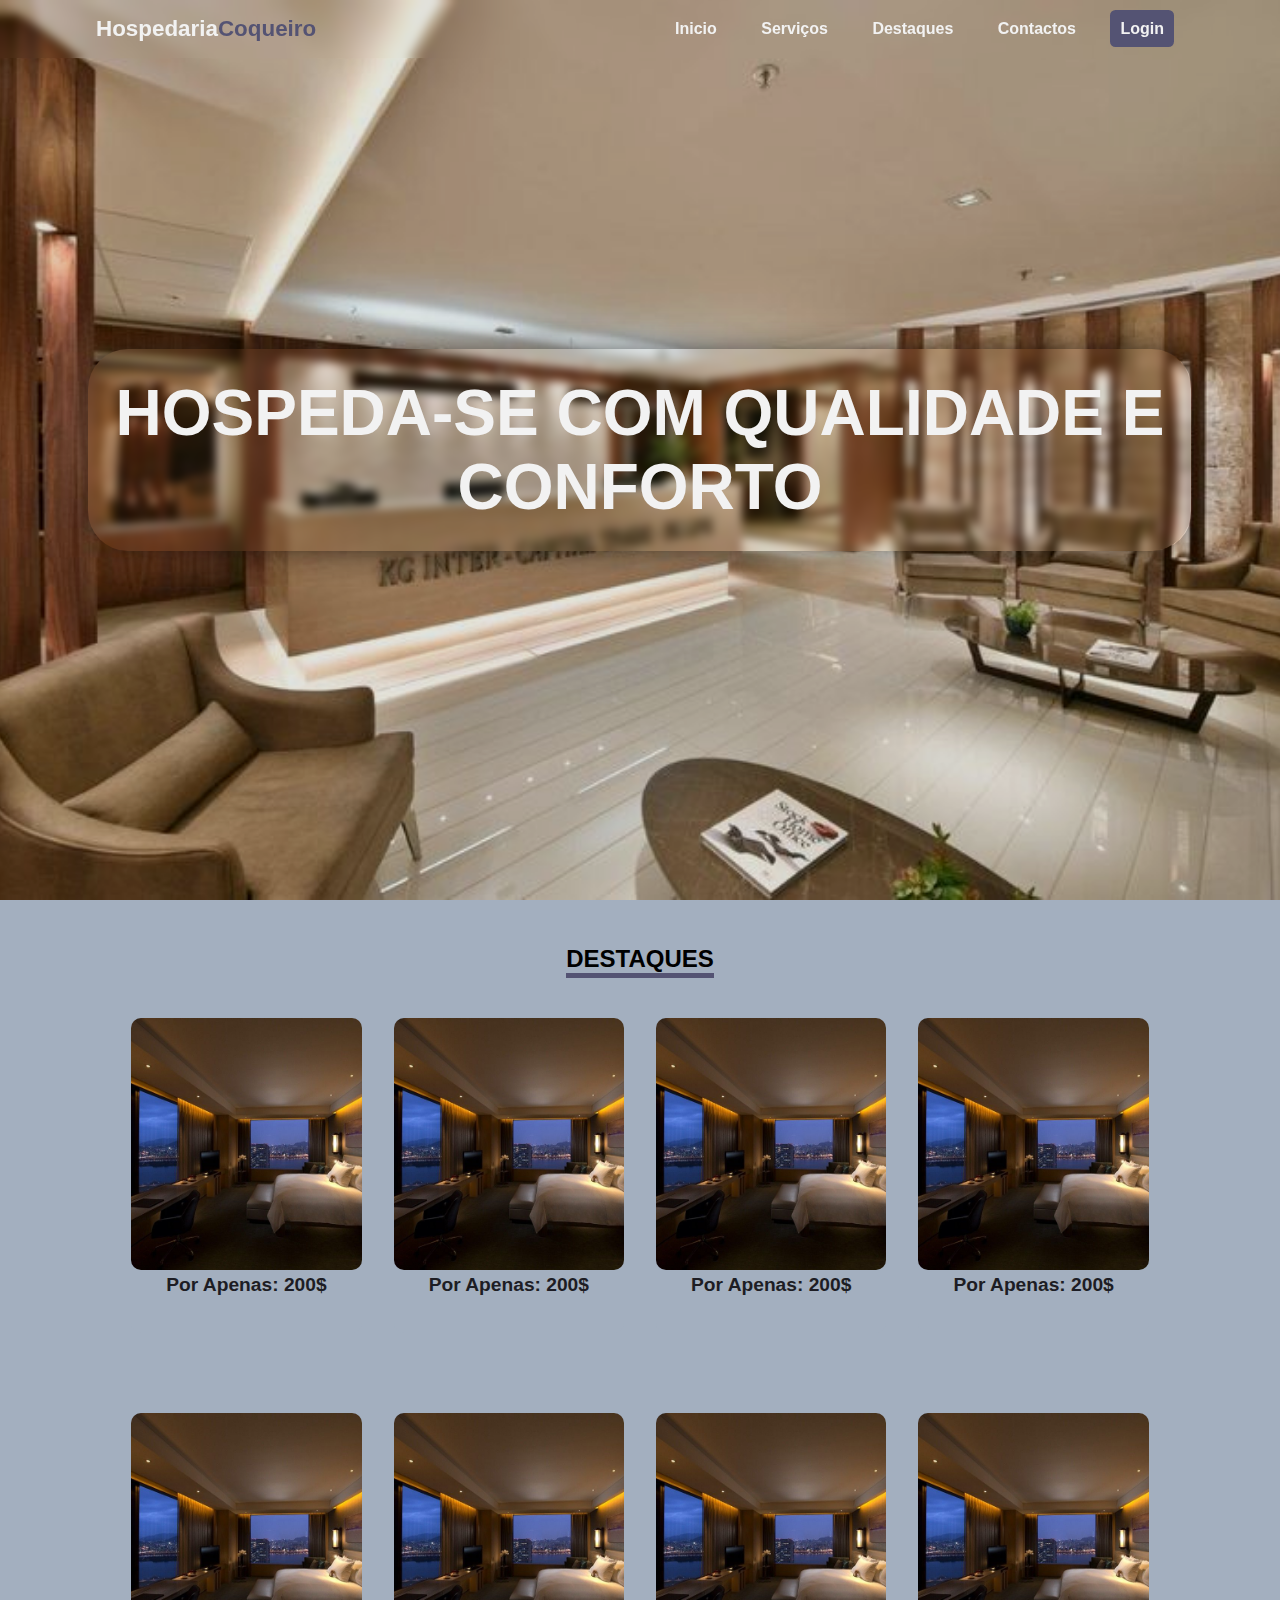
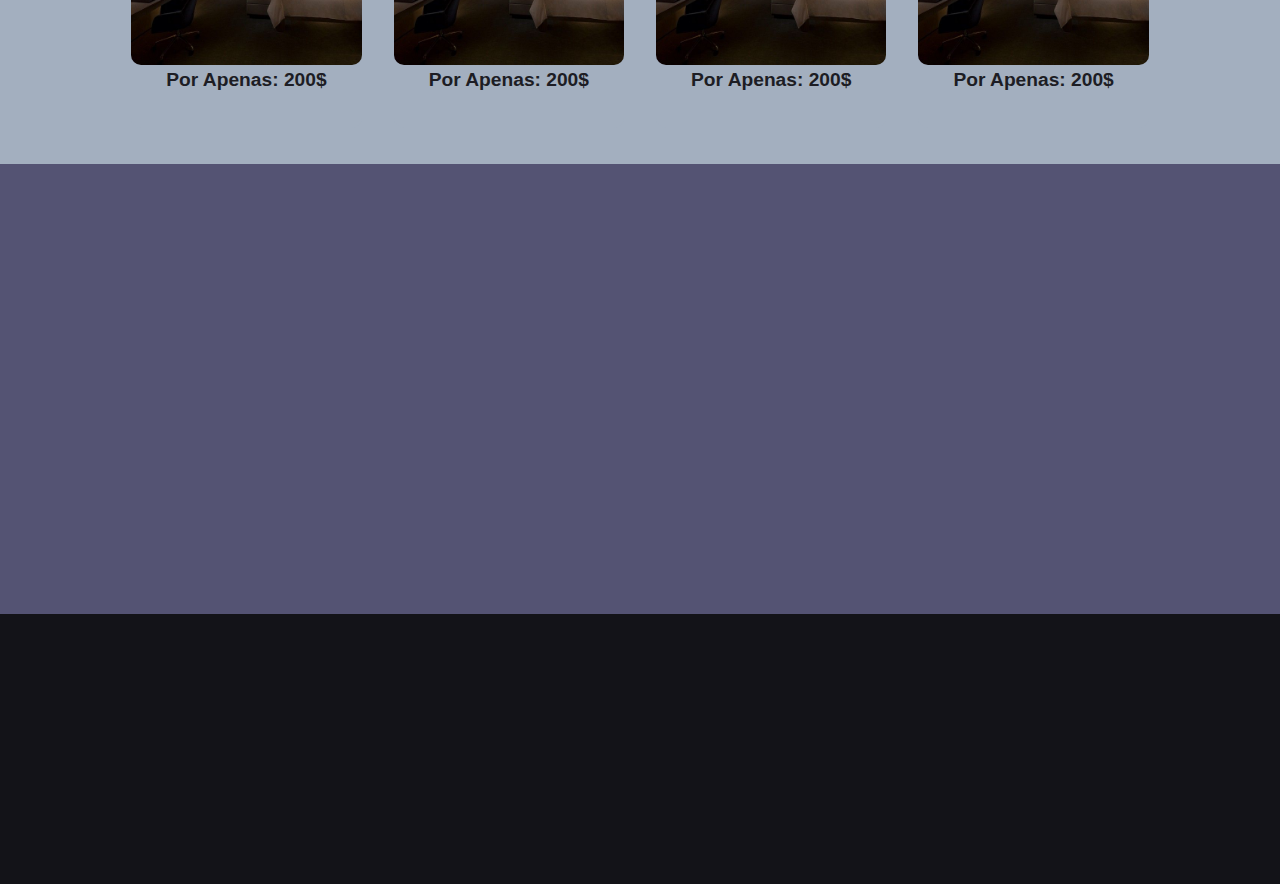
<file: aparencia/index.html>
<!DOCTYPE html>
<html lang="pt-pt">
<head>
    <meta charset="UTF-8">
    <meta name="viewport" content="width=device-width, initial-scale=1.0">
    <title>Loyout</title>
    <link rel="stylesheet" href="estilos.css">

</head>
<body>
    <header class="container">
        <div class="logo">
            <p>Hospedaria<span>Coqueiro</span></p>
        </div>
      <nav>
        <a href="#">Inicio</a>
        <a href="#">Serviços</a>
        <a href="#destaques">Destaques</a>
        <a href="#">Contactos</a>
        <a href="#" class="login">Login</a>
        
      </nav>
    
    </header>
    <main>
        <section class="tema">
            <div class="transpa">
            <h1>HOSPEDA-SE COM QUALIDADE E <br> CONFORTO</h1>
        </div>
        </section>

        <section class="destaques" id="destaques">
            <h2>DESTAQUES</h2>
            <div class="destacados">
            <div class="quartos">
                <img src="img/download (1).jpg" alt="">
                <legend>Por Apenas: 200$</legend>
            </div>
            <div class="quartos">
                <img src="img/download (1).jpg" alt="">
                <legend>Por Apenas: 200$</legend>
            </div>
            <div class="quartos">
                <img src="img/download (1).jpg" alt="">
                <legend>Por Apenas: 200$</legend>
            </div>
            <div class="quartos">
                <img src="img/download (1).jpg" alt="">
                <legend>Por Apenas: 200$</legend>
            </div>
            </div>

            <div class="destacados">
                <div class="quartos">
                <img src="img/download (1).jpg" alt="">
                <legend>Por Apenas: 200$</legend>
                </div>
                <div class="quartos">
                <img src="img/download (1).jpg" alt="">
                <legend>Por Apenas: 200$</legend>
                </div>
                <div class="quartos">
                <img src="img/download (1).jpg" alt="">
                <legend>Por Apenas: 200$</legend>
                </div>
                <div class="quartos">
                <img src="img/download (1).jpg" alt="">
                <legend>Por Apenas: 200$</legend>
                </div>
            </div>
        </section>

        <section class="news-latter">
           
        </section>
    </main>
    <footer>
       
    </footer>
    
</body>
</html>
</file>
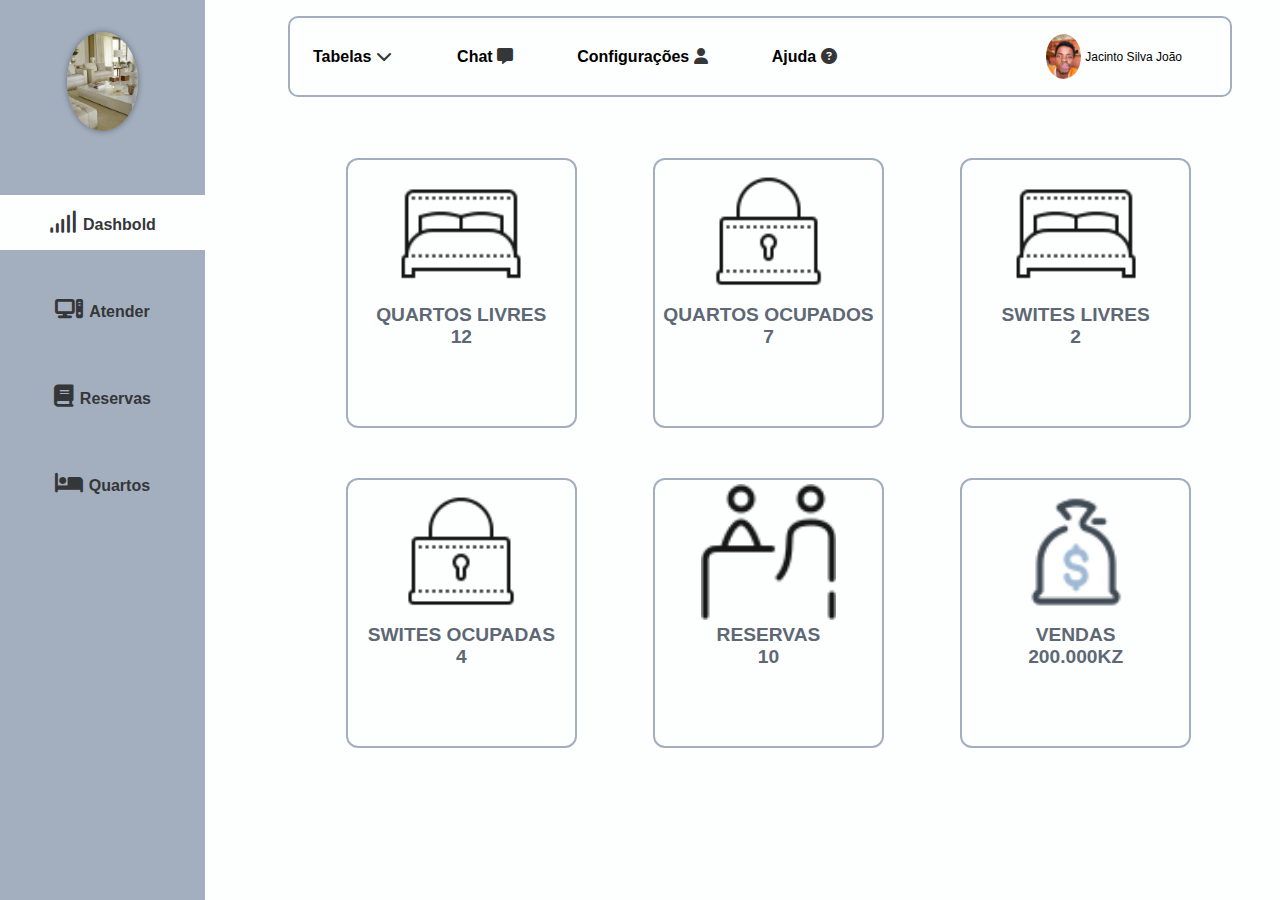
<file: admin.html>
<!DOCTYPE html>
<html lang="pt-BR">

<head>
    <meta charset="UTF-8">
    <meta name="viewport" content="width=device-width, initial-scale=1.0">
    <link rel="stylesheet" href="icons/css/all.css">
    <link rel="stylesheet" href="estilos.css">
    <link rel="shortcut icon" href="hotel_48px.png" type="image/x-icon">
    <title>Home Page</title>
</head>

<body>

    <div class="opcoes">

        <div class="logo">

        </div>

        <div class="reference-opcoes">
            <ul>
                <li  class="clicado"><a href="admin.html"><i class="fa-solid fa-signal icon-left"></i>Dashbold</a></li>
                <li><a href="atendimentos.html"><i class="fa-solid fa-computer icon-left"></i>Atender</a></li>
                <li><a href="reservas.html"><i class="fa-solid fa-book icon-left"></i>Reservas</a></li>
                <li><a href="quartos.html"><i class="fa-solid fa-bed icon-left"></i>Quartos</a></li>
            </ul>
        </div>

    </div>

    <div class="conteodo">
        <div class="nav-bar">
            <ul>

                <div class="dropdown">

                    <li><a href="#" class="dropbtn">Tabelas<i class="fa-solid fa-chevron-down icon-right"></i></a></li>
                
                    <div class="dropdown-content">
                    <a href="#">Funcionarios</a>
                    <a href="#">Usuários</a>
                    <a href="#">Clientes</a>
                    <a href="#">Tipo De Quartos</a>
                    </div>
                  </div>

                <li class="opcoes-nav-bar"><a href="#">Chat<i class="fa-solid fa-message icon-right"></i></a></li>
                <li class="opcoes-nav-bar"><a href="#">Configurações<i class="fa-solid fa-user icon-right"></i></a></li>
                <li class="opcoes-nav-bar"><a href="#">Ajuda<i class="fa-solid fa-circle-question icon-right"></i></a>
                </li>
            </ul>

            <div class="div-perfil">
                <div class="perfil">

                </div>
                <p>Jacinto Silva João</p>
            </div>
        </div>
            <section>
                <div class="pai-destaques">
                    <div class="destaques">
                        <img src="img/bed_80px.png" alt="">
                        <P>Quartos Livres</P>
                        <span>12</span>
                    </div>
                    <div class="destaques">
                        <img src="img/lock_80px.png" alt="">
                        <p>Swites Ocupadas</p>
                        <span>4</span>
                    </div>
                </div>
                <div class="pai-destaques">
                    <div class="destaques">
                        <img src="img/lock_80px.png" alt="">
                        <p>Quartos Ocupados</p>
                        <span>7</span>
                    </div>
                    <div class="destaques">
                        <img src="img/reception_64px.png" alt="">
                        <p>Reservas</p>
                        <span>10</span>
                    </div>
                </div>
                <div class="pai-destaques">
                    <div class="destaques">
                        <img src="img/bed_80px.png" alt="">
                        <p>Swites Livres</p>
                        <span>2</span>
                    </div>
                    <div class="destaques">
                        <img src="img/money_bag_64px.png" alt="">
                        <p>Vendas</p>
                        <span>200.000kz</span>
                    </div>
                </div>
            </section>
        
    </div>
</body>

</html>
</file>
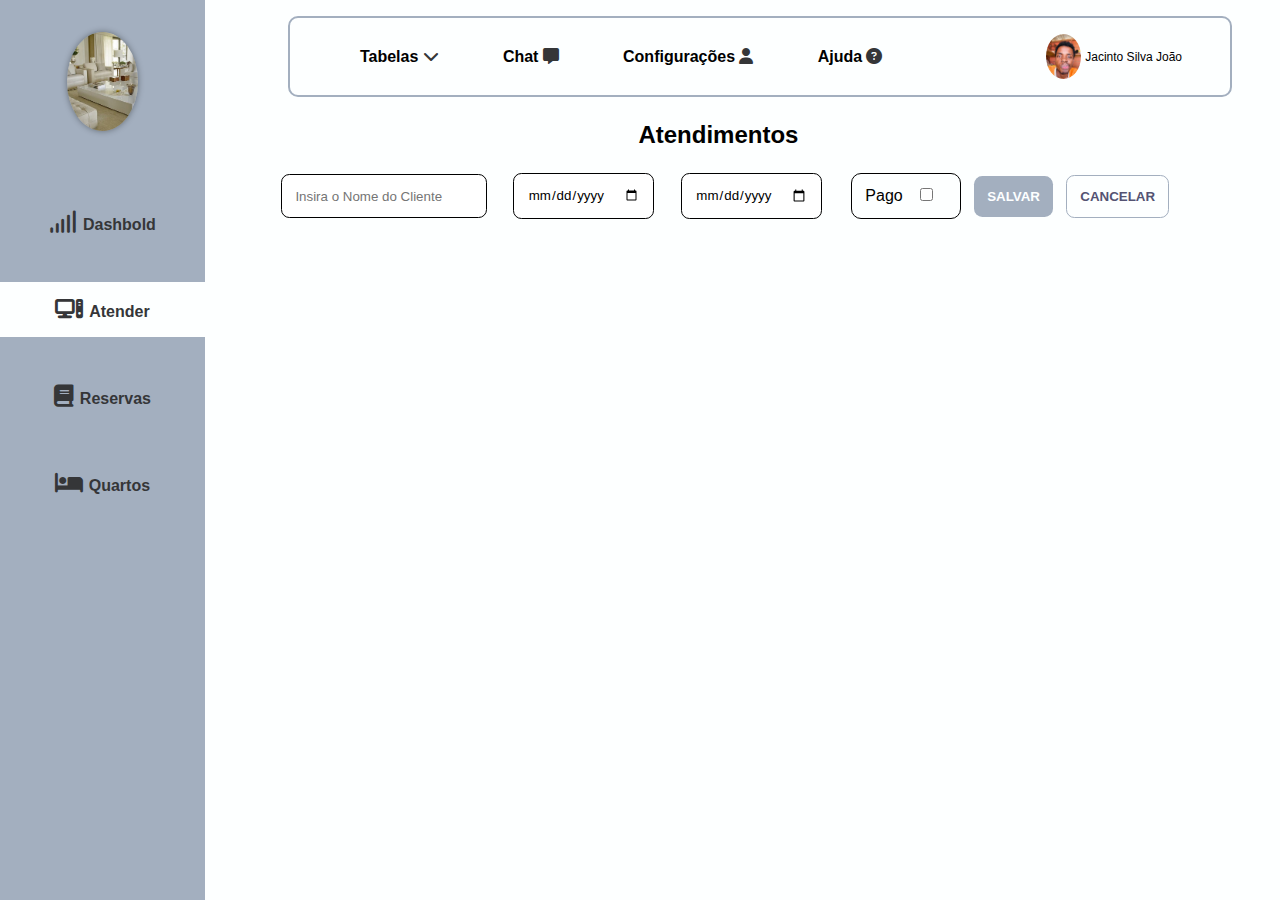
<file: atendimentos.html>
<!DOCTYPE html>
<html lang="pt-BR">

<head>
    <meta charset="UTF-8">
    <meta name="viewport" content="width=device-width, initial-scale=1.0">
    <link rel="stylesheet" href="icons/css/all.css">
    <link rel="shortcut icon" href="hotel_48px.png" type="image/x-icon">
    <link rel="stylesheet" href="estilos.css">
    <title>Home Page</title>
</head>

<body>

    <div class="opcoes">

        <div class="logo">

        </div>

        <div class="reference-opcoes">
            <ul>
                <li><a href="admin.html"><i class="fa-solid fa-signal icon-left"></i>Dashbold</a></li>
                <li class="clicado"><a href="atendimentos.html"><i
                            class="fa-solid fa-computer icon-left"></i>Atender</a></li>
                <li><a href="reservas.html"><i class="fa-solid fa-book icon-left"></i>Reservas</a></li>
                <li><a href="quartos.html"><i class="fa-solid fa-bed icon-left"></i>Quartos</a></li>
            </ul>
        </div>

    </div>

    <div class="conteodo">
        <div class="nav-bar">
            <ul>
                <li class="opcoes-nav-bar"><a href="#">Tabelas<i class="fa-solid fa-chevron-down icon-right"></i></a>
                </li>
                <li class="opcoes-nav-bar"><a href="#">Chat<i class="fa-solid fa-message icon-right"></i></a></li>
                <li class="opcoes-nav-bar"><a href="#">Configurações<i class="fa-solid fa-user icon-right"></i></a></li>
                <li class="opcoes-nav-bar"><a href="#">Ajuda<i class="fa-solid fa-circle-question icon-right"></i></a>
                </li>
            </ul>

            <div class="div-perfil">
                <div class="perfil">

                </div>
                <p>Jacinto Silva João</p>
            </div>
        </div>

        <div class="atendimentos">

            <h2>Atendimentos</h2>

            <form action="#">




                <input type="text" placeholder="Insira o Nome do Cliente">



                <input type="date" placeholder="Entrada">



                <input type="date" placeholder="Saída">

                    

                <fieldset>
                    <label>Pago</label>
                    <input type="checkbox" value="não">
                </fieldset>

                <button class="atender" type="submit">Salvar</button>

                <button class="cancelar">Cancelar</button>

            </form>
        </div>

    </div>
</body>

</html>
</file>
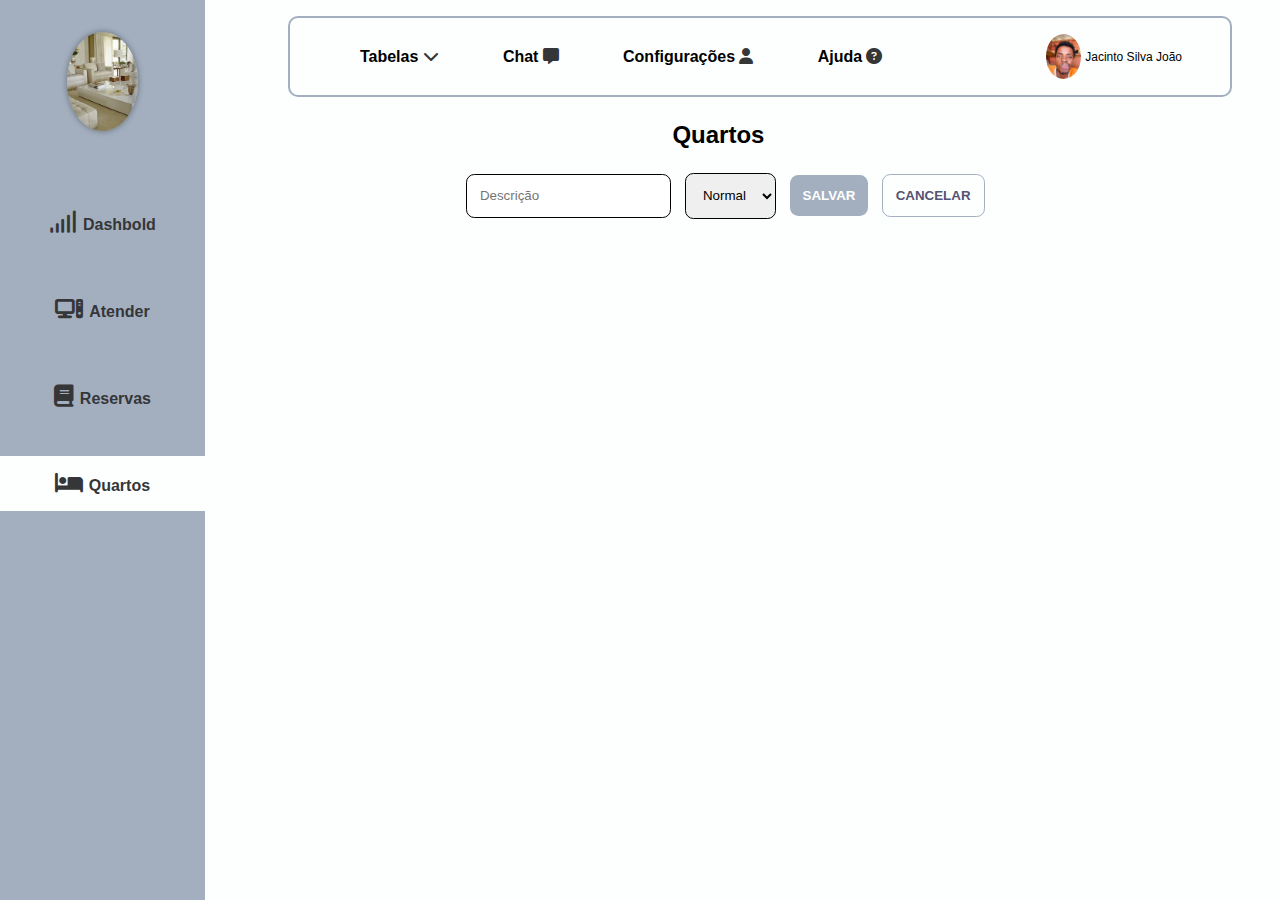
<file: quartos.html>
<!DOCTYPE html>
<html lang="pt-BR">

<head>
    <meta charset="UTF-8">
    <meta name="viewport" content="width=device-width, initial-scale=1.0">
    <link rel="stylesheet" href="icons/css/all.css">
    <link rel="shortcut icon" href="hotel_48px.png" type="image/x-icon">
    <link rel="stylesheet" href="estilos.css">
    <title>Home Page</title>
</head>

<body>

    <div class="opcoes">

        <div class="logo">

        </div>

        <div class="reference-opcoes">
            <ul>
                <li><a href="admin.html"><i class="fa-solid fa-signal icon-left"></i>Dashbold</a></li>
                <li><a href="atendimentos.html"><i class="fa-solid fa-computer icon-left"></i>Atender</a></li>
                <li><a href="reservas.html"><i class="fa-solid fa-book icon-left"></i>Reservas</a></li>
                <li class="clicado"><a href="quartos.html"><i class="fa-solid fa-bed icon-left"></i>Quartos</a></li>
            </ul>
        </div>

    </div>

    <div class="conteodo">
        <div class="nav-bar">
            <ul>
                <li class="opcoes-nav-bar"><a href="#">Tabelas<i class="fa-solid fa-chevron-down icon-right"></i></a>
                </li>
                <li class="opcoes-nav-bar"><a href="#">Chat<i class="fa-solid fa-message icon-right"></i></a></li>
                <li class="opcoes-nav-bar"><a href="#">Configurações<i class="fa-solid fa-user icon-right"></i></a></li>
                <li class="opcoes-nav-bar"><a href="#">Ajuda<i class="fa-solid fa-circle-question icon-right"></i></a>
                </li>
            </ul>

            <div class="div-perfil">
                <div class="perfil">

                </div>
                <p>Jacinto Silva João</p>
            </div>
        </div>
        <div class="atendimentos">

            <h2>Quartos</h2>

            <form action="#">




                <input type="text" placeholder="Descrição">


                <select name="" id="" class="tipo-quarto" title="Tipo de Quarto">
                    <option value="normal">Normal</option>
                    <option value="swite">Swite</option>
                </select>
                    

                <button class="atender" type="submit">Salvar</button>

                <button class="cancelar">Cancelar</button>

            </form>
        </div>

</body>

</html>
</file>
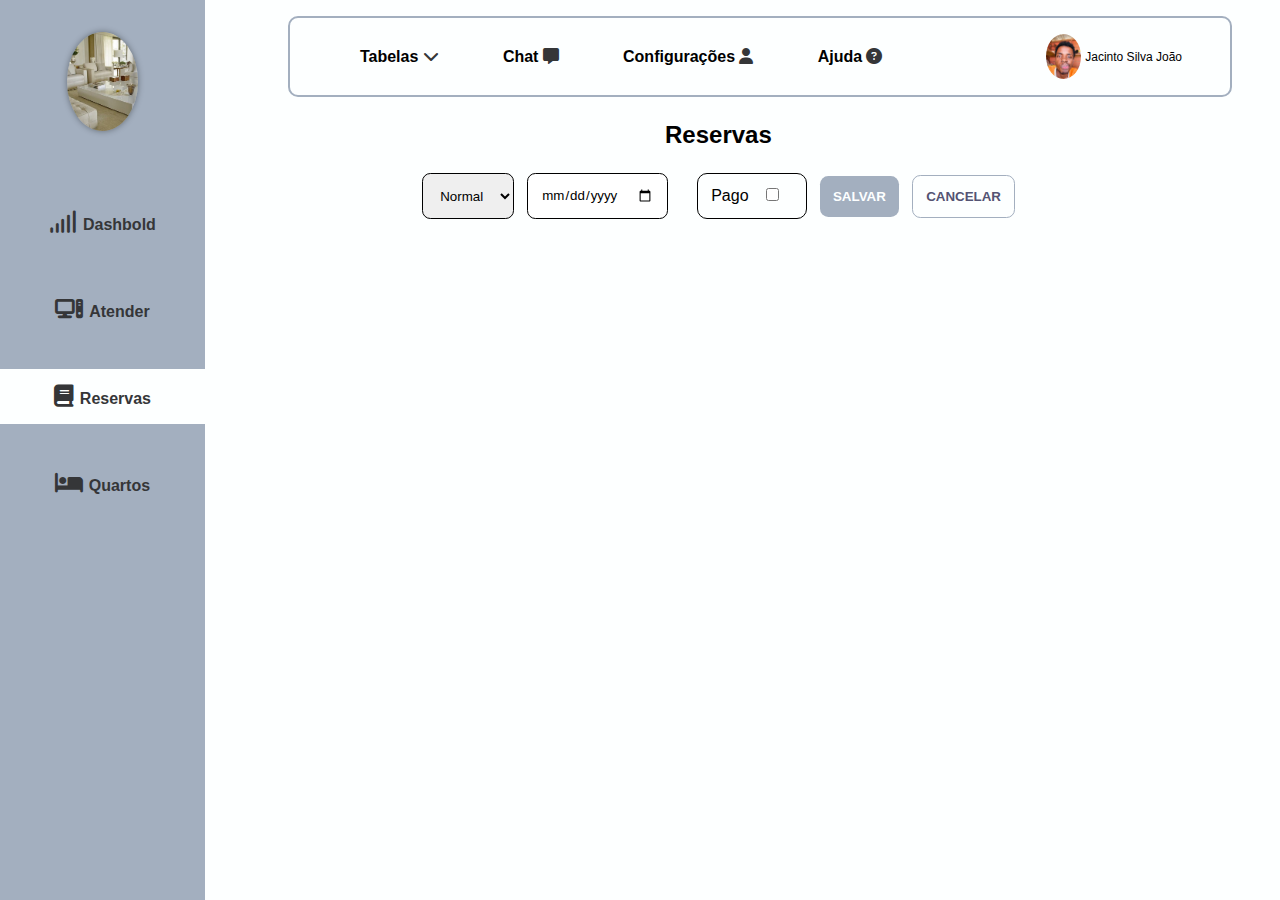
<file: reservas.html>
<!DOCTYPE html>
<html lang="pt-BR">

<head>
    <meta charset="UTF-8">
    <meta name="viewport" content="width=device-width, initial-scale=1.0">
    <link rel="stylesheet" href="icons/css/all.css">
    <link rel="shortcut icon" href="hotel_48px.png" type="image/x-icon">
    <link rel="stylesheet" href="estilos.css">
    <title>Home Page</title>
</head>

<body>

    <div class="opcoes">

        <div class="logo">

        </div>

        <div class="reference-opcoes">
            <ul>
                <li><a href="admin.html"><i class="fa-solid fa-signal icon-left"></i>Dashbold</a></li>
                <li><a href="atendimentos.html"><i class="fa-solid fa-computer icon-left"></i>Atender</a></li>
                <li class="clicado"><a href="reservas.html"><i class="fa-solid fa-book icon-left"></i>Reservas</a></li>
                <li><a href="quartos.html"><i class="fa-solid fa-bed icon-left"></i>Quartos</a></li>
            </ul>
        </div>

    </div>

    <div class="conteodo">
        <div class="nav-bar">
            <ul>
                <li class="opcoes-nav-bar"><a href="#">Tabelas<i class="fa-solid fa-chevron-down icon-right"></i></a>
                </li>
                <li class="opcoes-nav-bar"><a href="#">Chat<i class="fa-solid fa-message icon-right"></i></a></li>
                <li class="opcoes-nav-bar"><a href="#">Configurações<i class="fa-solid fa-user icon-right"></i></a></li>
                <li class="opcoes-nav-bar"><a href="#">Ajuda<i class="fa-solid fa-circle-question icon-right"></i></a>
                </li>
            </ul>

            <div class="div-perfil">
                <div class="perfil">

                </div>
                <p>Jacinto Silva João</p>
            </div>
        </div>
        <div class="atendimentos">

            <h2>Reservas</h2>

            <form action="#">




                <select name="" id="" class="tipo-quarto" title="Tipo de Quarto">
                    <option value="normal">Normal</option>
                    <option value="swite">Swite</option>
                </select>



                <input type="date" placeholder="Saída" title="Seleccionar Data">

                    

                <fieldset title="Pago/Não Pago">
                    <label>Pago</label>
                    <input type="checkbox" value="não">
                </fieldset>

                <button class="atender" type="submit">Salvar</button>

                <button class="cancelar">Cancelar</button>

            </form>
        </div>

</body>

</html>
</file>
<file: aparencia/estilos.css>
*{
    padding: 0;
    margin: 0;
    box-sizing: border-box;
    outline: none;
    border: 0;
    font-family: sans-serif;
    user-select: none;
    text-decoration: none;
}

:root{
    --cor1:#545373;
    --cor2:#6d86a6;
    --cor3:#a3afbf;
    --cor4:#f2f2f2;
    --cor5:#0d0d0d;
    --cor6:#fdffff;
}

.container{
    padding-left: 6em;
    padding-right: 6em;
    padding-top: 1em;
    padding-bottom: 1em;
}

body{
    font-size: 16px;
}

header{
    display: flex;
    justify-content: space-between;
    background-color: transparent;
    align-items: center;
    position: fixed;
    width: 100vw;
    backdrop-filter: blur(4px);
}

div.logo{
    background-image: url();
    background-position: center;
    background-size: cover;
    border-radius: 100%;
    font-size: 1.4em;
    font-weight: 700;
    color: var(--cor4);
    cursor: pointer;
}
span{
    color: var(--cor1);
    font-weight: 900;
}


a{
    margin: .625em;
    padding: .625em;
    color:var(--cor4);
    font-weight: 600;
}

a:hover{
    border-bottom: 2px solid var(--cor4);

}

a.login{
    background-color: var(--cor1);
    border-radius: .345em;
    color:var(--cor4);
}

section.tema{
    /* background-color: #7c4a1d; */
    background-image: url(img/Arquitetura\ &\ Decoração.jpg);
    width: 100vw;
    height: 100vh;
    background-position: center;
    background-repeat: no-repeat;
    background-size: cover;
    font-size: 2em;
    font-weight: 800;
    text-align: center;
}

div.transpa{
    background-color: #0000001c;
    width: 100vw;
    height: 100vh;
    display: flex;
    align-items: center;
    justify-content: center;
}

h1{
    background-color: #ffffff00;
    padding: .423em;
    color: var(--cor4);
    cursor: pointer;
    border-radius: .625em;
    backdrop-filter: blur(4px);
    box-shadow: 0 0 30px rgba(0, 0, 0, 0.582);
}

h2{
    border-bottom: 5px solid var(--cor1);
}


section.destaques{
    background-color:var(--cor3);
    width: 100vw;
    height: 96vh;
    display: flex;
    flex-direction: column;
    justify-content: center;
    align-items: center;
    padding-top: 3em;
}

div.destacados{
    margin: 1.5em;
    display: flex;
}

div.quartos{
    margin: 1em;
    background-color: var(--cor3);
    width: 18vw;
    height: 35vh;
    border-radius: .625em;
    cursor: pointer;
    text-align: center;
    font-weight: 600;
    color: #1d1d24;
    transition: all 2s ease;
}

div.quartos:hover{
    transform: scale(1.1);
}

section.news-latter{
    background-color: var(--cor1);
    width: 100vw;
    height: 50vh;
}

footer{
    background-color:#131318;
    height: 30vh;
    width: 100vw;
}

legend{
    font-size: 1.2em;
}

img{
    width: 18vw;
    height: 28vh;
    border-radius: .625em;
    background-size: cover;
    transition: all 1s ease;
}

img:hover{
    opacity: 0.8;
}
</file>
<file: estilos.css>
*{
    padding: 0;
    margin: 0;
    box-sizing: border-box;
    text-decoration: none;
    outline: none;
    border: 0;
    font-family: sans-serif;
    list-style: none;
    user-select: none;
}

:root{
    --cor1: #545373;
    --coo2: #6d86a6;
    --cor3: #a3afbf;
    --cor4: #f2f2f2;
    --cor5: #0d0d0d;
    --cor6: #fdffff;
    --tamanho-fonte: 16px;
}

body{
    font-size: var(--tamanho-fonte);
    background-color: var(--cor6);
}

.opcoes{
    background-color: var(--cor3);
    max-width: 30%;
    height: 100vh;
    float: left;
}

.conteodo{

    height: 100vh;
    background-color: var(--cor6);
    padding: 1em 3em 1em 0;
}

.nav-bar{
    max-width: 78%;
    border: 2px solid var(--cor3);
    margin-left: 18em;
    padding: 1em;
    border-radius: 10px;
    display: flex;
    justify-content: space-between;
    align-items: center;
}

div.logo{
    width: 35%;
    height: 11vh;
    margin: 2em auto;
    border-radius: 100%;
    box-shadow: 0 0 6px rgba(0, 0, 0, 0.384);
    background-image: url(img/00-07-27-sala-de-estar-casa-da-cris-branca.jpg);
    background-size: cover;
    background-position: center;
    cursor: pointer;
}

div.reference-opcoes{
    display: flex;
    justify-content: end;
}

div.reference-opcoes ul li{
    width: 16vw;
    margin-top: 2em;
    border-right: none;
    text-align: center;
}

div.reference-opcoes ul li a{
    color: #353638;
    font-weight: 600;
    display: block;
    padding: 1em 0 1em;
}


div.reference-opcoes ul li:hover{
    background-color: #717985;
}

div.reference-opcoes ul li.clicado{
    background-color: var(--cor6);
}

.nav-bar ul li.opcoes-nav-bar{
    display: inline-block;
    margin-left: 3em;
    color: var(--cor2);
}

.nav-bar ul li.opcoes-nav-bar a{
 color: inherit;
 padding: 0.37em;
 font-weight: 600;
}

.div-perfil{
    display: flex;
    justify-content: center;
    align-items: center;
    margin-right: 2em;
    cursor: pointer;  
}

.perfil{
    background-color: black;
    width: 2.2em;
    height: 5vh;
    border-radius: 100%;
    background-image: url(img/IMG-20230925-WA0006.jpg);
    background-size: cover;
    background-position: center;
}

.div-perfil p{
    margin-left: 0.375em;
    font-size: 0.75em;
    font-weight: 300;
}

.icon-left{
    margin-right: 0.27em;
    font-size: 1.4em;
    color: #353638;
}

.icon-right{
    margin-left: 0.27em;
    color: #353638;
}

section{
    width: 78%;
    margin-left: 18em;
    height: 76%;
    margin-top: .625em;
    display: flex;
    justify-content: center;
    flex-direction: row;
    align-items: center;
}

section.button{
    width: 78%;
    margin-left: 18em;
    height: 85%;
    margin-top: .625em;
    display: flex;
    justify-content: center;
    flex-direction: row;
    align-items: flex-end;
}

.pai-destaques{
    margin-top: 2em;
}

section div.destaques{
    border: 2px solid var(--cor3);
    width: 18vw;
    margin: 2.623em 2em;
    height: 30vh;
    border-radius: .625em;
    transition: all 1s ease;
    text-transform: uppercase;
    font-weight: 600;
    text-align: center;
    font-size: 1.2em;
    color: #5e6874;
    cursor: pointer;
}

section div.destaques:hover{
    transform: scale(1.1); 
    opacity: 0.5;
}

img{
    width: 60%;
    height: 60;
    display: block;
    margin: 0.225em auto;
}

img.settings{
    width: 15vw;
}

table{
    border: 1px solid black;
    width: 100%;
    border-collapse: collapse;
    text-align: center;
    height: 20vh;
}

th, 
td{
    border: 1px solid black;
}


.dropbtn {
    background-color: var(--castanho);
    color: inherit;
    padding: 7px;
    font-size: 16px;
    cursor: pointer;
    font-weight: 600;
  }
  
  .dropdown {
    position: relative;
    display: inline-block;
  }
  
  .dropdown-content {
    display: none;
    position: absolute;
    background-color: var(--cor3);
    min-width: 160px;
    box-shadow: 0px 8px 16px 0px rgba(0,0,0,0.2);
    border-radius: 10px;
    padding: 5px;
  }
  
  .dropdown-content a {
    color: black;
    font-weight: 400;
    padding: 12px 16px;
    text-decoration: none;
    display: block;
    border-radius: 5px;
  }
  
  .dropdown-content a:hover {
    background-color: #6b7179;
    color: white;
  }

  
  .dropdown:hover .dropdown-content {
    display: block;
  }

  h2{
    text-align: center;
    margin-top: 1em;
    margin-bottom: 1em;
  }
  
 input{
    padding: 1em;
    border: 1px solid black;
    border-radius: 0.625em;
    margin: 0em 1em;
 } 

 input:focus{
    box-shadow: 0 0 6px rgba(0, 0, 255, 0.651);
 }


 form{
    display: flex;
    justify-content: center;
    align-items: center;
 }

 fieldset{
    border: 1px solid black;
    padding: 13px;
    border-radius: 0.625em;
    margin-left: 1em;
 }

 button.atender{
    background-color: var(--cor3);
    color: var(--cor6);
    padding: 13px;
    border-radius: 0.625em;
    margin-left: 1em;
    cursor: pointer;    
    text-transform: uppercase;
    font-weight: 600;
    transition: all 1s ease;
 }

 button.atender:hover{
    background-color: #7d8a99;
 }

 button.cancelar{
    background-color: transparent;
    color: var(--cor1);
    padding: 13px;
    border-radius: 0.625em;
    margin-left: 1em;
    text-transform: uppercase;
    font-weight: 600;
    cursor: pointer;
    transition: all 1s ease;
    border: 1px solid var(--cor3);
 }

 button.cancelar:hover{
    background-color: #dad7d7;
 }

 select.tipo-quarto{
    padding: 1em;
    border: 1px solid black;
    border-radius: .625em;
 }


 /* Login do Administrador */

 section.tudo{
    font-size: 16px;
}

div.name-empresa{
    background-color: var(--cor1);
    width: 50%;
    float: left;
    height: 100vh;
}

div.container{
    width: 50%;
    float: left;
    background-color: var(--cor3);
    height: 100vh;
}
</file>
